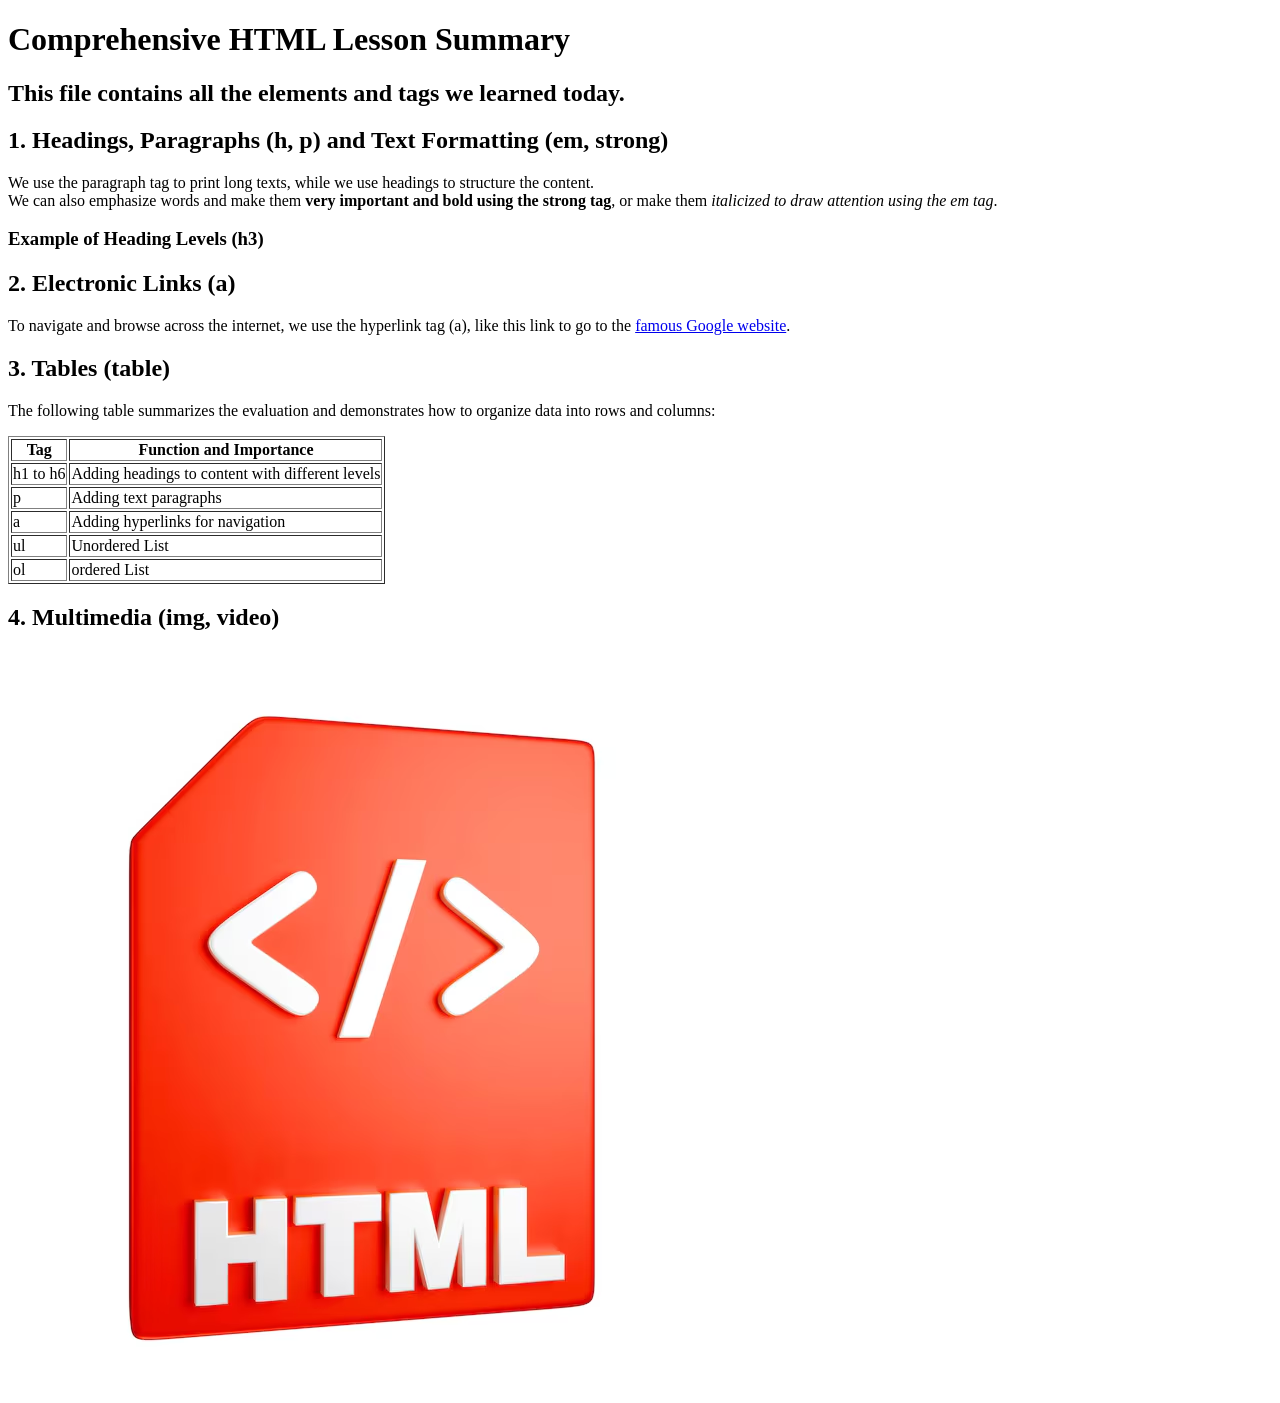
<file: index.html>
<!DOCTYPE html>
<html lang="en">

<head>
    <meta charset="UTF-8">
    <meta name="viewport" content="width=device-width, initial-scale=1.0">
    <title>html lesson summary</title>

</head>

<body>
    <h1>Comprehensive HTML Lesson Summary</h1>
    <p>
    <h2>This file contains all the elements and tags we learned today.</h2>
    <p>

    <section>
        <h2>1. Headings, Paragraphs (h, p) and Text Formatting (em, strong)</h2>
        <p>
            We use the paragraph tag to print long texts, while we use headings to structure the content. <br>
            We can also emphasize words and make them <strong>very important and bold using the strong tag</strong>, or
            make them <em>italicized to draw attention using the em tag</em>.
        </p>
        <h3>Example of Heading Levels (h3)</h3>
    </section>

    <section>
        <h2>2. Electronic Links (a)</h2>
        <p>
            To navigate and browse across the internet, we use the hyperlink tag (a), like this link to go to the
            <a href="https://www.google.com" target="_blank">famous Google website</a>.
        </p>
    </section>

    <section>
        <h2>3. Tables (table)</h2>
        <p>The following table summarizes the evaluation and demonstrates how to organize data into rows and columns:
        </p>

        <table border="1">
            <thead>
                <tr>
                    <th>Tag</th>
                    <th>Function and Importance</th>
                </tr>
            </thead>

            <tbody>
                <tr>
                    <td>h1 to h6</td>
                    <td>Adding headings to content with different levels</td>
                <tr>
                    <td>p</td>
                    <td>Adding text paragraphs</td>
                <tr>
                    <td>a</td>
                    <td>Adding hyperlinks for navigation</td>
                <tr>
                    <td>ul</td>
                    <td>Unordered List</td>
                <tr>
                    <td>ol</td>
                    <td>ordered List</td>
                </tr>
            </tbody>
        </table>
    </section>

    <section>
        <h2>4. Multimedia (img, video)</h2>
        <img src="image.avif" alt="Sample image">
    </section>
</body>
</html>
</file>
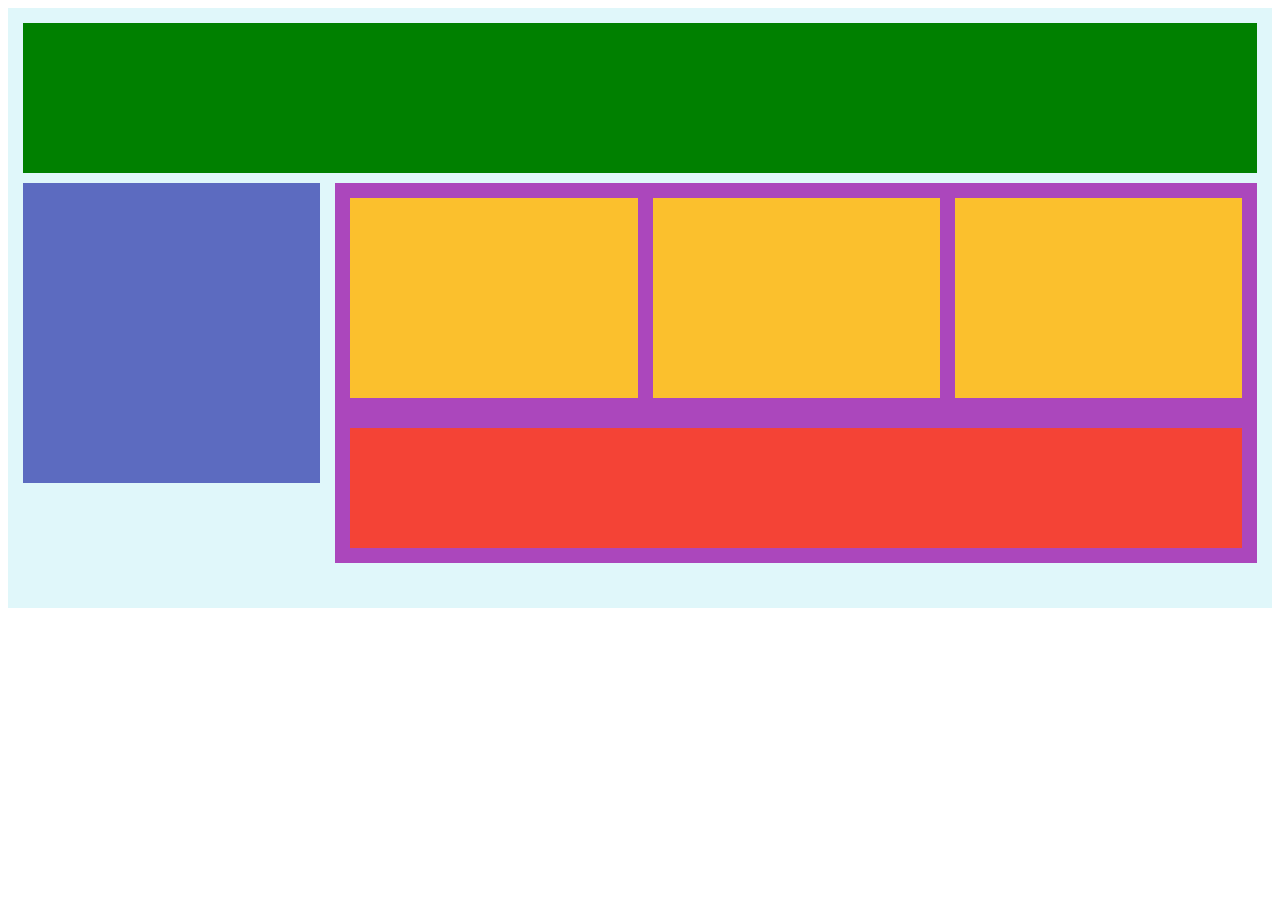
<file: index_box1.html>
<!DOCTYPE html>
<html lang="en">
<head>
    <meta charset="UTF-8">
    <meta name="viewport" content="width=device-width, initial-scale=1.0">
    <title>Document</title>
    <link rel="stylesheet" href="box1.css">
</head>
<body>
    <div class="container">
        <div class="top_nav"></div>
        <div class="bottom_content">
            <div class="side_nav"></div>
            <div class="main">
                <div class="bottom_content">
                    <div class="sub_content"></div>
                    <div class="sub_content"></div>
                    <div class="sub_content"></div>
                </div>
                <div class="advertisement"></div>
            </div>
        </div>
    </div>
</body>
</html>
</file>
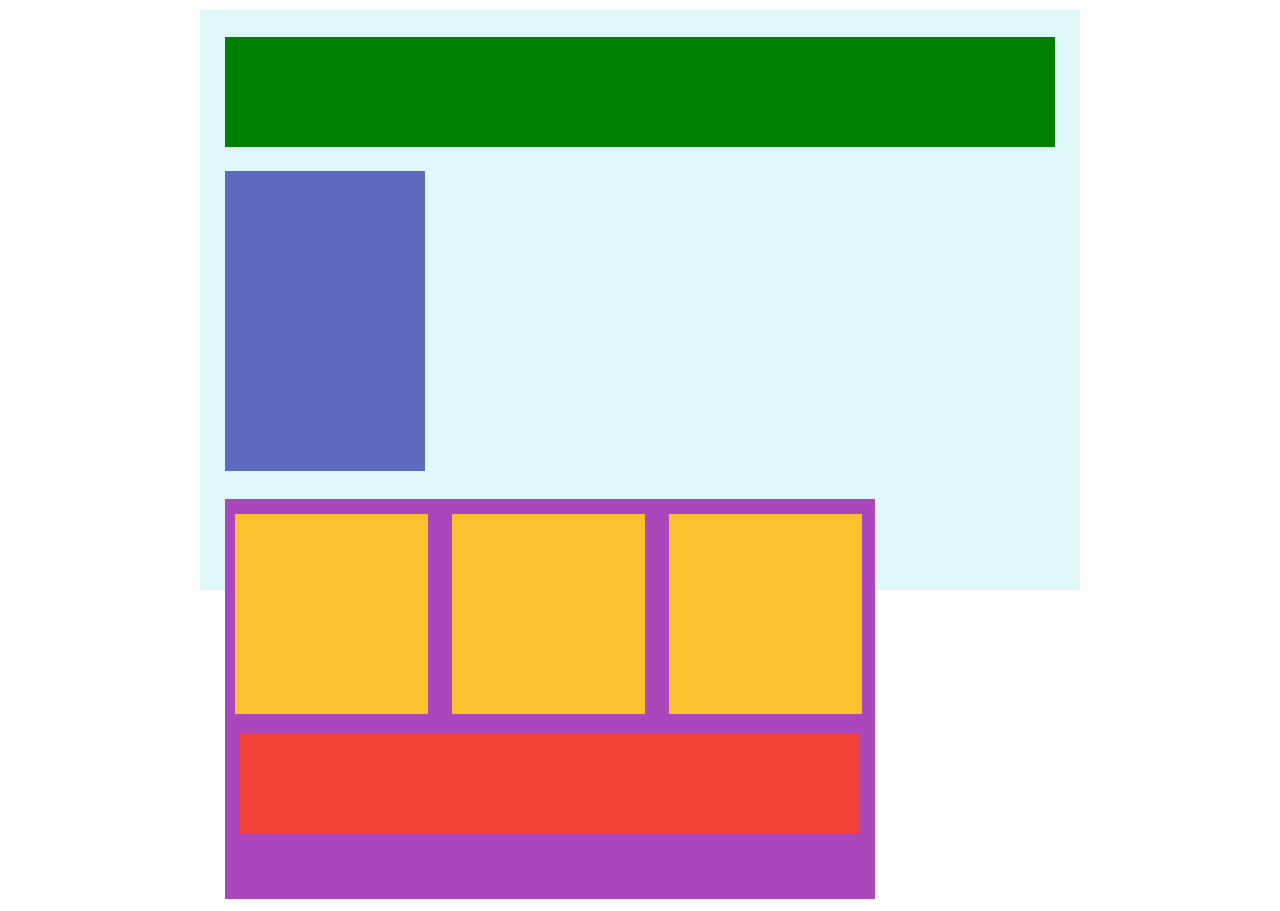
<file: index_box2.html>
<!DOCTYPE html>
<html lang="en">
<head>
    <meta charset="UTF-8">
    <meta name="viewport" content="width=device-width, initial-scale=1.0">
    <title>Document</title>
    <link rel="stylesheet" href="box2.css">
</head>
<body>
    <div class="container">
        <div class="top_nav"></div>
            <div class="side_nav"></div>
            <div class="main">
              <div class="sub_content"></div>
              <div class="sub_content"></div>
              <div class="sub_content"></div>
              <div class="advertisement"></div>
            </div>
        </div>
</body>
</html>
</html>
</file>
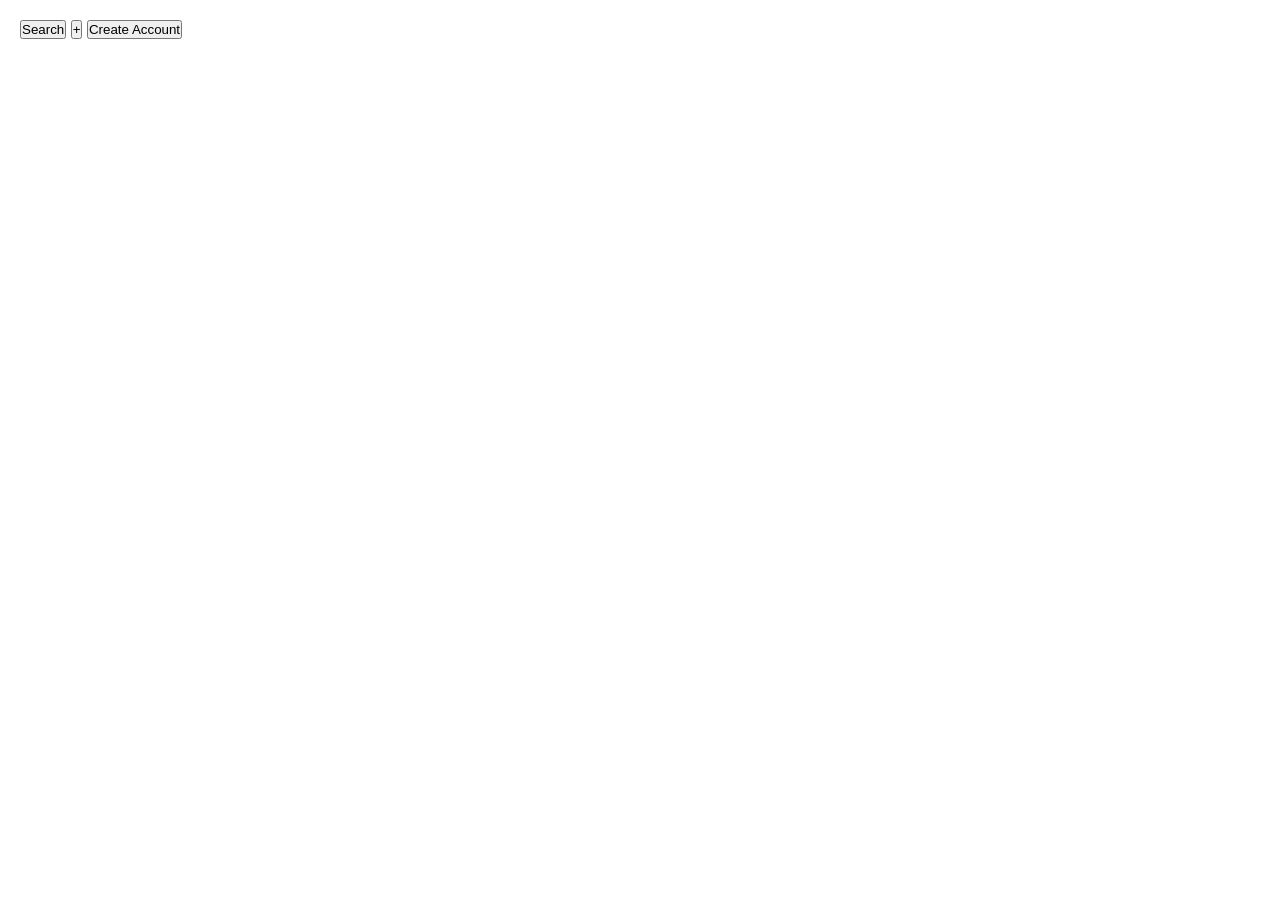
<file: index_button.html>
<!DOCTYPE html>
<html lang="en">
 <head>
  <meta charset="UTF-8">
  <meta name="viewport" content="width=device-width, initial-scale=1.0">
  <title>Document</title>
  <link rel="stylesheet" href="Style.css">
 </head>
 <body>
  <div class="button-container">
  
  <button class="btn-search">Search</button>

  <button class="btn-plus">+</button>

  <button class="btn-create">Create Account</button>
  </div>
 </body>
</html>
</file>
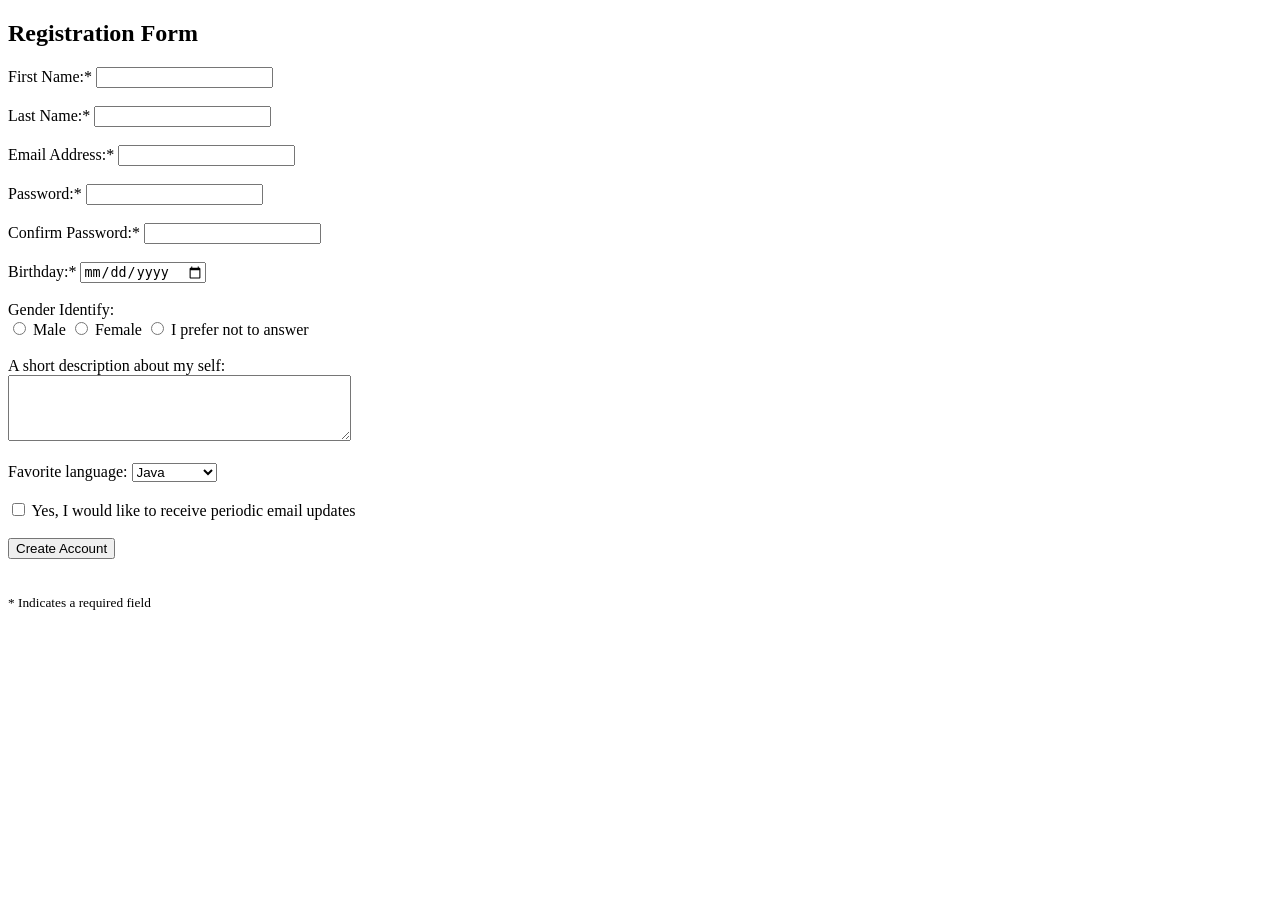
<file: index_form.html>
<!DOCTYPE html>
<html lang="en">
<head>
    <meta charset="UTF-8">
    <meta name="viewport" content="width=device-width, initial-scale=1.0">
    <title>Form</title>
</head>
<body>
    <h2>Registration Form</h2>
    <form>
        <label for="first-name">First Name:*</label>
        <input type="text" id="first-name" required>
        <br><br>

        <label for="last-name">Last Name:*</label>
        <input type="text" id="last-name" required>
        <br><br>

        <label for="email">Email Address:*</label>
        <input type="email" id="email" required>
        <br><br>

        <label for="password">Password:*</label>
        <input type="password" id="password" required>
        <br><br>

        <label for="confirm-password">Confirm Password:*</label>
        <input type="password" id="confirm-password" required>
        <br><br>

        <label for="birthday">Birthday:*</label>
        <input type="date" id="birthday" required>
        <br><br>

       
         <label>Gender Identify:</label><br>
        <input type="radio" id="male" name="gender" value="male">
        <label for="male">Male</label>
        
        <input type="radio" id="female" name="gender" value="female">
        <label for="female">Female</label>
        
        <input type="radio" id="not-to-answer" name="gender" value="not-to-answer">
        <label for="not-to-answer">I prefer not to answer</label>
        <br><br> 
        
        <label for="description">A short description about my self:</label><br>
        <textarea id="description" rows="4" cols="40"></textarea>
        <br><br>

       
        <label for="language">Favorite language:</label>
        <select id="language">
            <option value="java">Java</option>
            <option value="javascript">JavaScript</option>
            <option value="python">Python</option>
            <option value="c++">C++</option>
        </select>
        <br><br>

        
        <input type="checkbox" id="updates">
        <label for="updates">Yes, I would like to receive periodic email updates</label>
        <br><br>

        
        <input type="submit" value="Create Account">
        <br><br>

        
        <p><small>* Indicates a required field</small></p>
    </form>

</body>
</html>
</file>
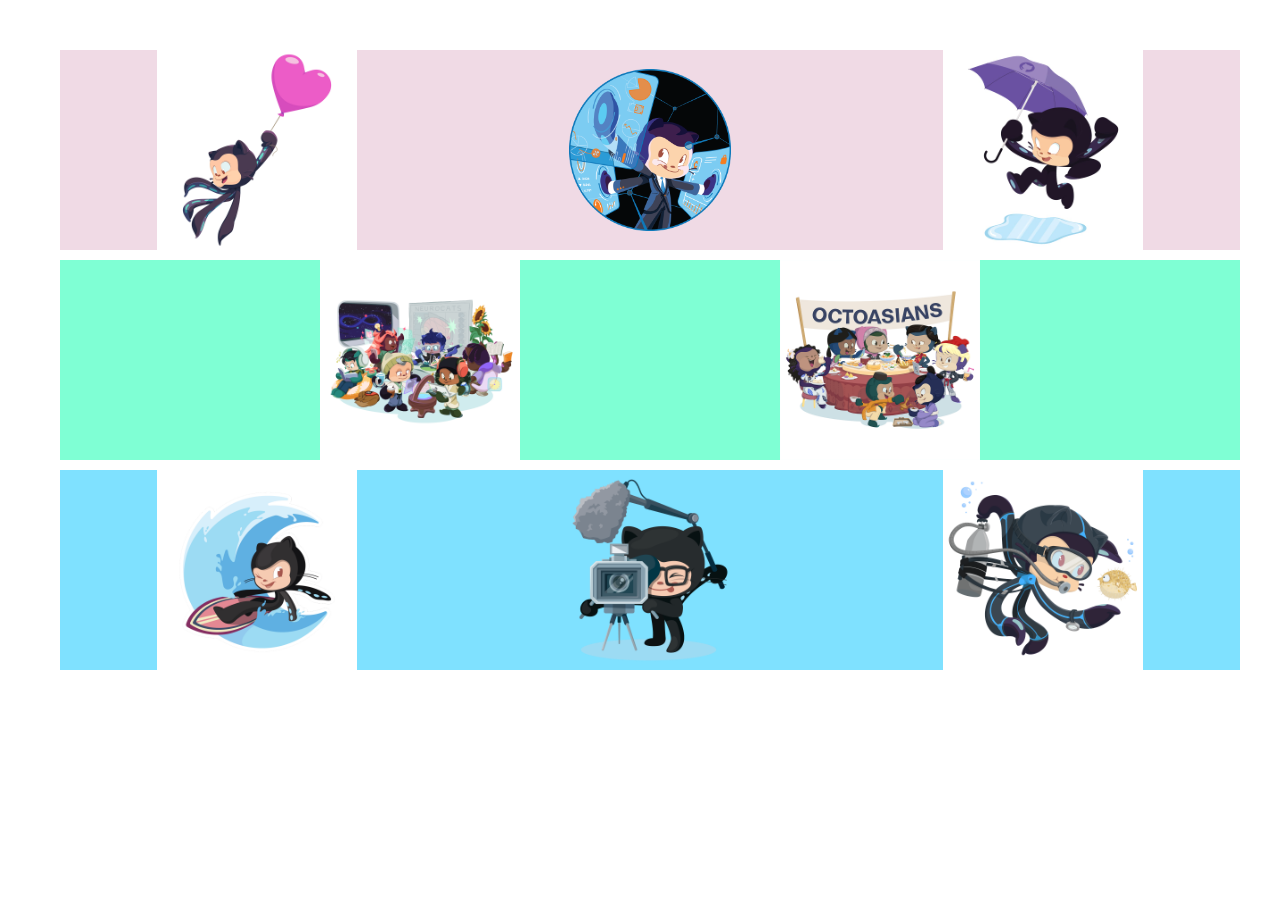
<file: index_images.html>
<!DOCTYPE html>
<html lang="en">
<head>
    <meta charset="UTF-8">
    <meta name="viewport" content="width=device-width, initial-scale=1.0">
    <title>Document</title>
    <link rel="stylesheet" href="images.css">
    
</head>
<body>
    <div class="container">
    <div class="first">
        <img src="images/sponsortocat1.png" alt="1">
        <img src="images/Fintechtocat2.png" alt="2">
        <img src="images/jumper3.jpg" alt="3">
    </div>
    <div class="second">
        <img src="images/neurocats4.png" alt="4">
        <img src="images/OctoAsians5.png" alt="5">
    </div>
    <div class="third">
        <img src="images/surftocat7.png" alt="6">
        <img src="images/filmtocat9.png" alt="7">
        <img src="images/scubatocat8.png" alt="8">
    </div>
    </div>
</body>
</html>
</file>
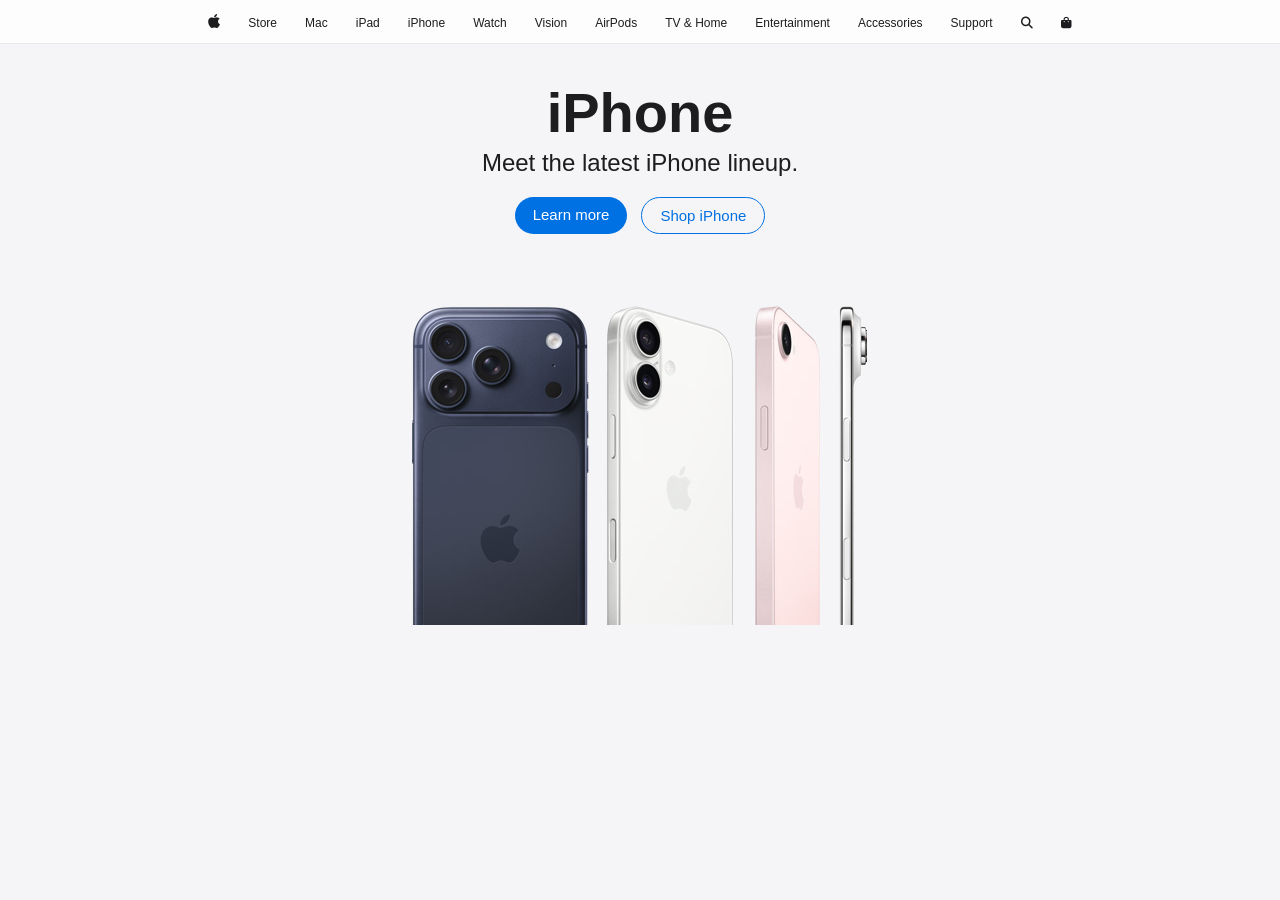
<file: index_iphone.html>
<!DOCTYPE html>
<html lang="en">
<head>
    <meta charset="UTF-8">
    <meta name="viewport" content="width=, initial-scale=1.0">
    <title>iphone</title>
    <link rel="stylesheet" href="iphone.css">
    <link rel="stylesheet" href="https://cdnjs.cloudflare.com/ajax/libs/font-awesome/6.5.1/css/all.min.css">
</head>
<body>
   
  <nav class="navbar">
    <ul class="nav-links">
      <li><a href="#"><i class="fa-brands fa-apple" style="font-size: 16px;"></i></a></li>
      <li><a href="#">Store</a></li>
      <li><a href="#">Mac</a></li>
      <li><a href="#">iPad</a></li>
      <li><a href="#">iPhone</a></li>
      <li><a href="#">Watch</a></li>
      <li><a href="#">Vision</a></li>
      <li><a href="#">AirPods</a></li>
      <li><a href="#">TV & Home</a></li>
      <li><a href="#">Entertainment</a></li>
      <li><a href="#">Accessories</a></li>
      <li><a href="#">Support</a></li>
      <li><a href="#"><i class="fa-solid fa-magnifying-glass"></i></a></li>
      <li><a href="#"><i class="fa-solid fa-bag-shopping"></i></a></li>
    </ul>
  </nav>
  
  <section class="hero">
     <div class="image">
      <img src="images/iphone_image.jpg" alt="iphone_image">
     </div>
      <div class="hero-content">
        <h1>iPhone</h1>
        <p>Meet the latest iPhone lineup.</p>
    
        <div class="cta-group">
          <a href="#" class="btn-primary">Learn more</a>
          <a href="#" class="btn-secondary">Shop iPhone</a>
        </div>
      </div>
  </section>

    
</body>
</html>
</file>
<file: box1.css>
.container {
  margin:0px auto;
  background-color: #e0f7fa;
  padding: 15px;
  max-width:950vh ;
}

.top_nav{
  background-color: green;
  height: 150px;
  margin-bottom:10px;
}


.side_nav {
  background-color: #5c6bc0;
  width: 200px;
  height:300px;
  min-height: 250px;
  flex: 1;
}

.main {
  flex: 3;
  background-color: #ab47bc;
  padding: 15px;
  box-sizing: border-box;
  flex-direction: column;
  gap: 15px;
}

.sub_content {
  flex: 1;
  background-color: #fbc02d;
  height: 200px;
  width:210px ;
}


.advertisement {
  background-color: #f44336;
  height: 120px;
  width: 100%;
}

.bottom_content{
  display: flex;
  padding-bottom: 30px;
  flex-wrap: wrap;
  gap: 15px;
}
</file>
<file: box2.css>
*{
  margin: 0;
  padding: 0;
 }

 .container {
  margin:10px 200px 10px;
  height:550px;
  background-color: #e0f7fa;
  padding: 15px;
}

.top_nav {
  background-color: green;
  height:90px;
  margin: 12px 10px ;
  padding: 10px;
}

.side_nav {
  background-color: #5c6bc0;
  margin: 12px 10px;
  height: 300px;
  width: 200px;
  display:inline-block;
}

.main {
  background-color: #ab47bc;
  width: 650px;
  height:400px;
  margin: 12px 10px;
  display: inline-block;
  vertical-align: top;
}

.sub_content{
  background-color: #fbc02d;
  height: 200px;
  width:193px ;
  display:inline-block;
  margin:15px 10px ;
}

.advertisement {
  background-color: #f44336;
  height: 60px;
  width:600px;
 margin-left:15px ;
  padding: 20px 10px ;
}
</file>
<file: Style.css>
* {
    box-sizing: border-box;
    margin: 0;
    padding: 0;
    font-family: Arial, sans-serif;
}

body {
    background-color: #ffffff;
    padding: 20px;
}


.navbar {
    background-color: #cccccc;
    display: flex;
    justify-content: space-between;
    align-items: center;
    padding: 15px 30px;
    border: 2px solid #000;
    margin-bottom: 20px;
}

.logo {
    font-size: 28px;
    font-weight: bold;
}

.search-input {
    width: 40%;
    padding: 5px 10px;
    border: 2px solid #000;
}


.main-container {
    display: flex;
    gap: 20px;
}

.left-section {
    flex: 3;
}

.right-section {
    flex: 1.2;
}

.card {
    border: 2px solid #000;
    padding: 20px;
    margin-bottom: 20px;
    background-color: #fff;
}

.flex-card {
    display: flex;
    justify-content: space-between;
}

.card-left {
    flex: 1;
}

.card-right {
    flex: 2;
    padding-top: 10px;
}

.italic-text {
    font-style: italic;
    color: #555;
    margin-top: 5px;
}

.sub-text {
    margin-bottom: 15px;
}

.filler-text {
    margin-top: 15px;
}

.text-center {
    text-align: center;
}

.text-center h3 {
    margin-bottom: 15px;
}

.like-row {
    display: flex;
    justify-content: space-between;
    align-items: center;
}


.btn {
    border: 2px solid #000;
    padding: 6px 15px;
    font-weight: bold;
    cursor: pointer;
    box-shadow: 3px 3px 0px #000;
    transition: all 0.2s ease;
}

.btn:active {
    box-shadow: 1px 1px 0px #000;
    transform: translate(2px, 2px);
}

.btn-blue {
    background-color: #2b6cb0;
    color: white;
}

.btn-yellow {
    background-color: #e2a85c;
    color: black;
}

.btn-green {
    background-color: #48bb78;
    color: black;
    width: 100%;
}

a {
    color: #2b6cb0;
    text-decoration: underline;
    font-weight: bold;
}
</file>
<file: images.css>
*{
    margin: 0;
    padding: 0;
    box-sizing: border-box;
}

img{
width:200px;
height:200px;
}

.container{
    display: block;
    margin: 50px
}

.first{
    background-color: rgb(240, 218, 229);
    width: 100%;
    height: 200px;
    display: flex;
    margin:10px;
    justify-content:space-around;

}

.second{
    background-color: aquamarine; 
    width: 100%;
    height: 200px;
    display: flex;
    margin: 10px;
    justify-content:space-evenly;
}

.third{ 
    background-color: rgb(127, 225, 255);
    width: 100%;
    height: 200px;
    display: flex;
    margin: 10px;
   justify-content: space-around;
}
</file>
<file: iphone.css>
* {
  margin: 0;
  padding: 0;
  box-sizing: border-box;
  font-family: -apple-system, BlinkMacSystemFont, "Segoe UI", Roboto, Helvetica, Arial, sans-serif;
}



body {
  background-color: #f5f5f7;
  color: #1d1d1f;
}

.navbar {
  display: flex;
  justify-content: center;
  align-items: center;
  background-color: rgba(255, 255, 255, 0.8);
  backdrop-filter: blur(20px);
  height: 44px;
  position: fixed; 
  top: 0;
  left: 0;
  width: 100%; 
  z-index: 1000; 
  border-bottom: 1px solid rgba(0, 0, 0, 0.08);
}

.nav-links {
  display: flex;
  list-style: none;
  gap: 28px;
  align-items: center;
}

.nav-links a {
  text-decoration: none;
  color: #1d1d1f;
  font-size: 12px;

}


.hero {
  text-align: center;
  padding-top: 45px;
  display: flex;
  flex-direction: column;
  align-items: center;
  position: relative;
  width: 100%;
  text-align: center;
}

.hero-content {
  position: absolute;
  top: 80px; 
  left: 50%;
  transform: translateX(-50%);
  z-index: 10;
  width: 100%;
  display: flex;
  flex-direction: column;
  align-items: center;
}

.hero h1 {
  font-size: 56px;
  font-weight: 600;
  margin-bottom: 4px;
}

.hero p {
  font-size: 24px;
  color: #1d1d1f;
  font-weight: 400;
  margin-bottom: 20px;
}


.cta-group {
  display: flex;
  gap: 14px;
}

.btn-primary {
  background-color: #0071e3;
  color: #ffffff;
  padding: 9px 18px;
  border-radius: 980px;
  text-decoration: none;
  font-size: 15px;
  font-weight: 400;
  transition: background-color 0.2s;
}

.btn-primary:hover {
  background-color: #0077ed;
}

.btn-secondary {
  background-color: transparent;
  color: #0071e3;
  border: 1px solid #0071e3;
  padding: 9px 18px;
  border-radius: 980px;
  text-decoration: none;
  font-size: 15px;
  font-weight: 400;

}

.btn-secondary:hover {
  background-color: #0071e3;
  color: #ffffff;
}


.hero-image-container {
  width: 100%;
  height: 100%;
}

.hero-image {
  width: 100%;
  height: auto;
  display: block;
  object-fit: cover; 
}
</file>
